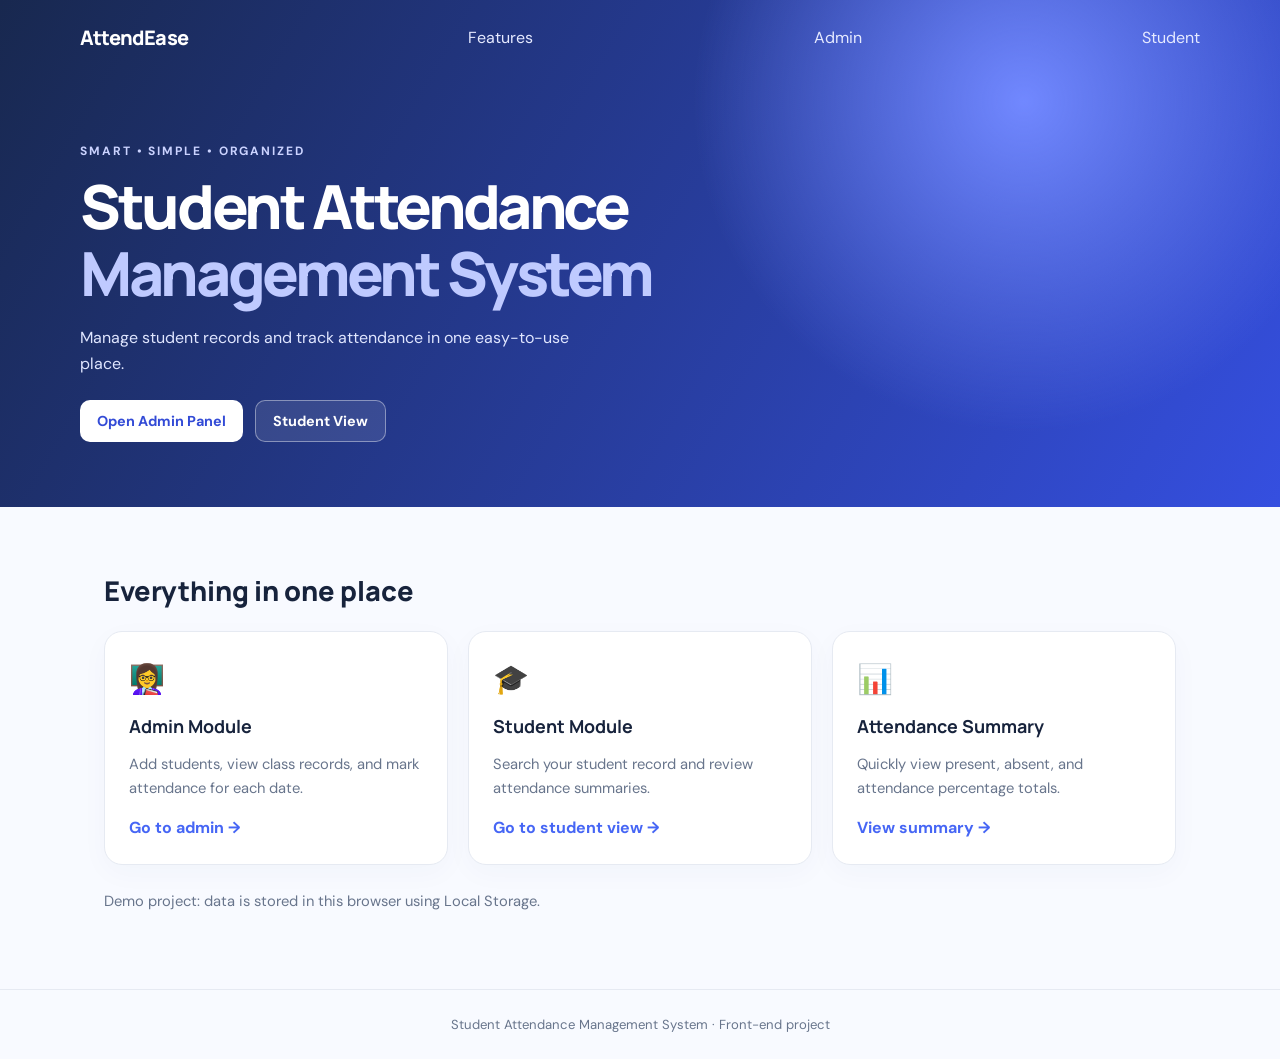
<file: index.html>
<!DOCTYPE html>
<html lang="en">
<head>
  <meta charset="UTF-8" />
  <meta name="viewport" content="width=device-width, initial-scale=1.0" />
  <title>Student Attendance Management System</title>
  <link rel="stylesheet" href="style.css" />
</head>
<body>
  <header class="hero">
    <nav><span class="brand">AttendEase</span><a href="#features">Features</a><a href="admin.html">Admin</a><a href="user.html">Student</a></nav>
    <section class="hero-content">
      <p class="eyebrow">SMART • SIMPLE • ORGANIZED</p>
      <h1>Student Attendance<br><span>Management System</span></h1>
      <p>Manage student records and track attendance in one easy-to-use place.</p>
      <div class="actions"><a class="btn primary" href="admin.html">Open Admin Panel</a><a class="btn secondary" href="user.html">Student View</a></div>
    </section>
  </header>
  <main class="container" id="features">
    <h2>Everything in one place</h2>
    <div class="cards">
      <article class="card"><div class="icon">👩‍🏫</div><h3>Admin Module</h3><p>Add students, view class records, and mark attendance for each date.</p><a href="admin.html">Go to admin →</a></article>
      <article class="card"><div class="icon">🎓</div><h3>Student Module</h3><p>Search your student record and review attendance summaries.</p><a href="user.html">Go to student view →</a></article>
      <article class="card"><div class="icon">📊</div><h3>Attendance Summary</h3><p>Quickly view present, absent, and attendance percentage totals.</p><a href="admin.html">View summary →</a></article>
    </div>
    <p class="note">Demo project: data is stored in this browser using Local Storage.</p>
  </main>
  <footer>Student Attendance Management System · Front-end project</footer>
</body>
</html>
</file>
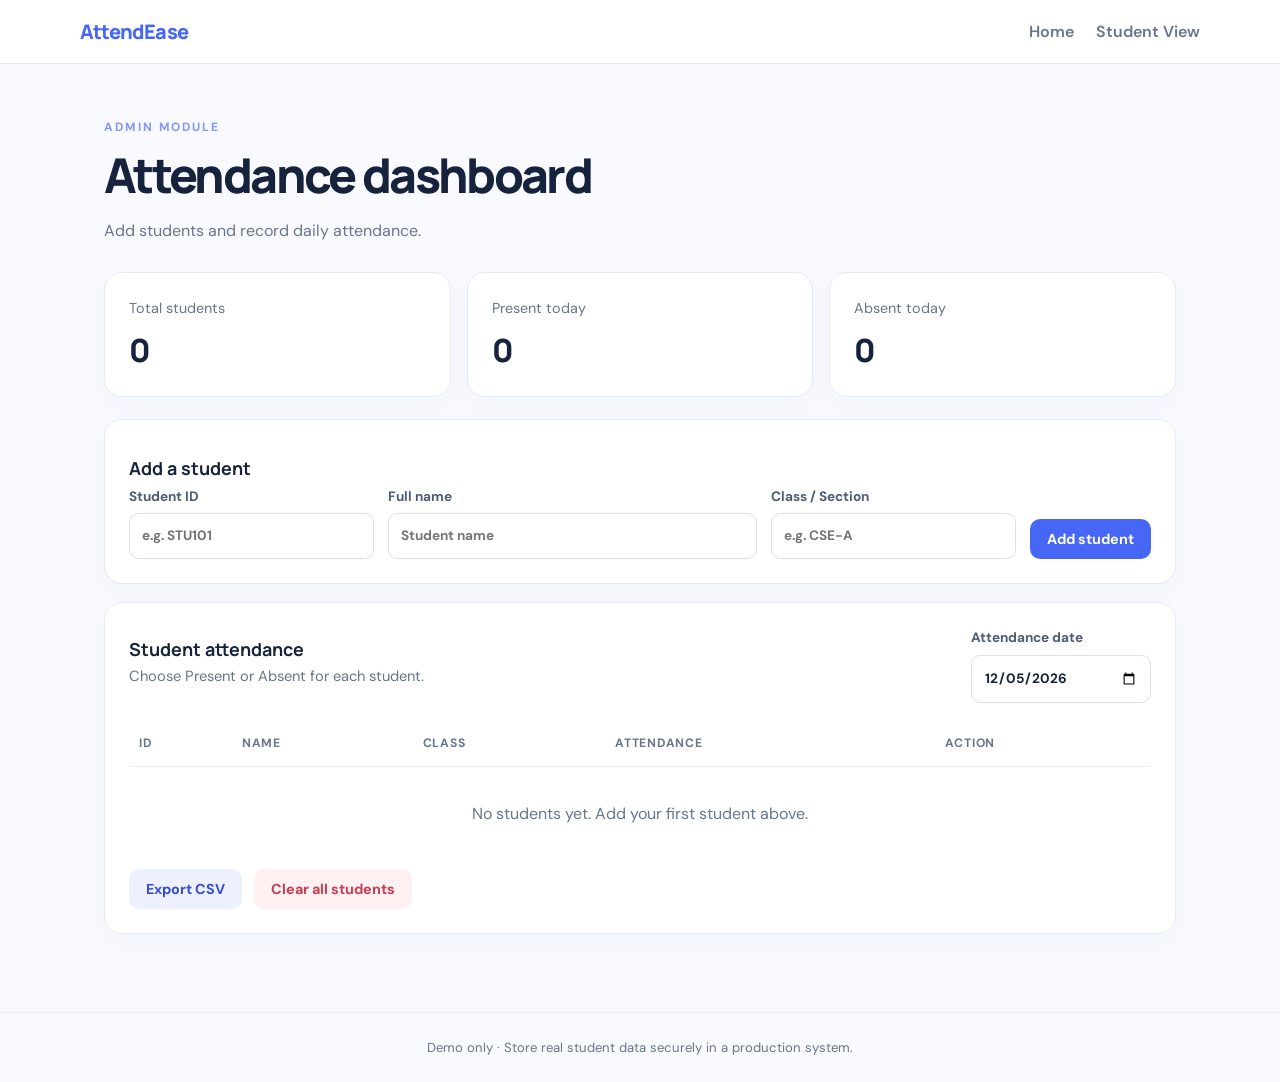
<file: admin.html>
<!DOCTYPE html>
<html lang="en">
<head><meta charset="UTF-8"><meta name="viewport" content="width=device-width, initial-scale=1.0"><title>Admin | AttendEase</title><link rel="stylesheet" href="style.css"></head>
<body>
  <header class="topbar"><a class="brand" href="index.html">AttendEase</a><nav><a href="index.html">Home</a><a href="user.html">Student View</a></nav></header>
  <main class="container">
    <div class="page-heading"><p class="eyebrow">ADMIN MODULE</p><h1>Attendance dashboard</h1><p>Add students and record daily attendance.</p></div>
    <section class="stats"><div class="stat"><span>Total students</span><strong id="totalCount">0</strong></div><div class="stat"><span>Present today</span><strong id="presentCount">0</strong></div><div class="stat"><span>Absent today</span><strong id="absentCount">0</strong></div></section>
    <section class="panel"><h2>Add a student</h2><form id="studentForm" class="form-grid"><label>Student ID<input id="studentId" required placeholder="e.g. STU101"></label><label>Full name<input id="studentName" required placeholder="Student name"></label><label>Class / Section<input id="studentClass" required placeholder="e.g. CSE-A"></label><button class="btn primary" type="submit">Add student</button></form></section>
    <section class="panel"><div class="section-title"><div><h2>Student attendance</h2><p class="muted">Choose Present or Absent for each student.</p></div><label class="date-label">Attendance date<input id="attendanceDate" type="date"></label></div><div class="table-wrap"><table><thead><tr><th>ID</th><th>Name</th><th>Class</th><th>Attendance</th><th>Action</th></tr></thead><tbody id="studentRows"></tbody></table></div><p id="emptyMessage" class="empty">No students yet. Add your first student above.</p><div class="actions"><button class="btn secondary" id="exportBtn" type="button">Export CSV</button><button class="btn danger" id="clearBtn" type="button">Clear all students</button></div></section>
  </main>
  <footer>Demo only · Store real student data securely in a production system.</footer>
  <script src="script.js"></script>
</body>
</html>
</file>
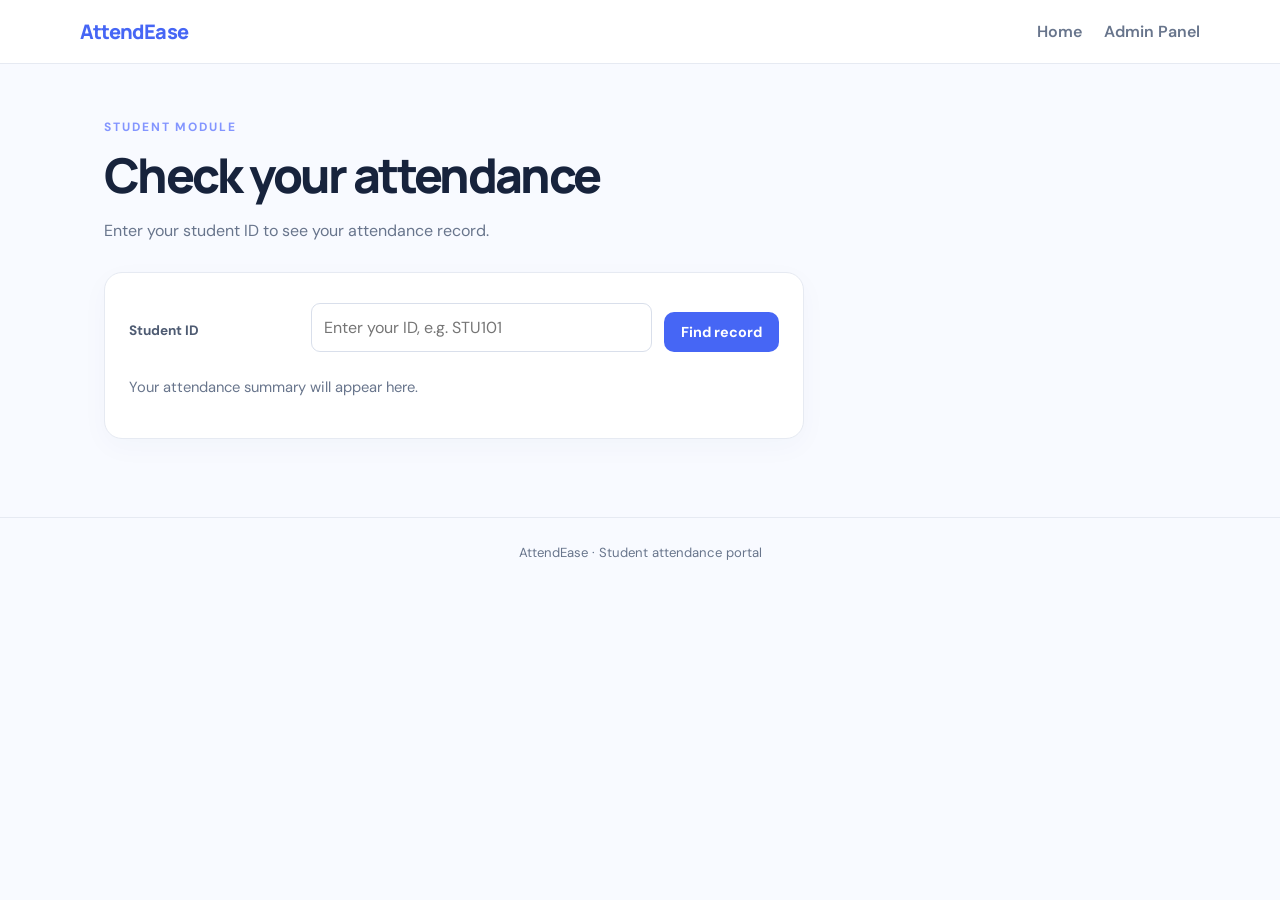
<file: user.html>
<!DOCTYPE html>
<html lang="en">
<head><meta charset="UTF-8"><meta name="viewport" content="width=device-width, initial-scale=1.0"><title>Student View | AttendEase</title><link rel="stylesheet" href="style.css"></head>
<body>
  <header class="topbar"><a class="brand" href="index.html">AttendEase</a><nav><a href="index.html">Home</a><a href="admin.html">Admin Panel</a></nav></header>
  <main class="container user-page">
    <div class="page-heading"><p class="eyebrow">STUDENT MODULE</p><h1>Check your attendance</h1><p>Enter your student ID to see your attendance record.</p></div>
    <section class="panel lookup-panel"><form id="lookupForm" class="lookup-form"><label for="lookupId">Student ID</label><input id="lookupId" required placeholder="Enter your ID, e.g. STU101"><button class="btn primary" type="submit">Find record</button></form><div id="studentResult" class="result" aria-live="polite"><p class="muted">Your attendance summary will appear here.</p></div></section>
  </main>
  <footer>AttendEase · Student attendance portal</footer>
  <script src="script.js"></script>
</body>
</html>
</file>
<file: style.css>
@import url('https://fonts.googleapis.com/css2?family=DM+Sans:wght@400;500;600;700&family=Manrope:wght@400;600;700;800&display=swap');
:root{--ink:#17233c;--muted:#68758c;--blue:#4666f5;--blue-dark:#314be0;--pale:#f3f6ff;--line:#e6eaf2;--white:#fff;--green:#14845e;--red:#c43d52}*{box-sizing:border-box}body{margin:0;background:#f8faff;color:var(--ink);font-family:'DM Sans',sans-serif;line-height:1.6}a{color:var(--blue);text-decoration:none}a:hover{text-decoration:underline}.hero{min-height:460px;color:white;background:radial-gradient(circle at 80% 20%,#7188ff 0,transparent 30%),linear-gradient(120deg,#18284f,#354fe0);padding:0 max(6%,calc((100% - 1120px)/2)) 65px}.hero nav,.topbar{display:flex;align-items:center;justify-content:space-between;gap:24px;padding:24px 0}.hero nav a{color:#e6eaff}.brand{font:800 1.25rem 'Manrope',sans-serif;letter-spacing:-.04em}.hero-content{padding:55px 0 0;max-width:680px}.eyebrow{font-size:.75rem;font-weight:700;letter-spacing:.16em;color:#8395ff}.hero .eyebrow{color:#cbd3ff}.hero h1,.page-heading h1{font:800 clamp(2.2rem,5vw,3.8rem)/1.1 'Manrope',sans-serif;letter-spacing:-.055em;margin:12px 0 18px}.hero h1 span{color:#bfcaff}.hero-content>p:not(.eyebrow){color:#e0e6ff;max-width:510px}.actions{display:flex;gap:12px;flex-wrap:wrap;margin-top:24px}.btn{display:inline-flex;align-items:center;justify-content:center;border:0;border-radius:10px;padding:11px 17px;font:700 .9rem 'DM Sans',sans-serif;cursor:pointer;text-decoration:none}.btn:hover{filter:brightness(.97);text-decoration:none}.primary{background:var(--blue);color:white}.hero .primary{background:white;color:#334bd6}.secondary{background:#edf1ff;color:#354cce}.hero .secondary{background:#ffffff1a;color:white;border:1px solid #ffffff66}.danger{background:#fff0f2;color:var(--red)}.container{max-width:1120px;margin:0 auto;padding:42px 24px 60px}.container>h2{font:800 1.7rem 'Manrope',sans-serif}.cards{display:grid;grid-template-columns:repeat(3,1fr);gap:20px;margin-top:22px}.card,.panel,.stat{background:white;border:1px solid var(--line);border-radius:18px;padding:24px;box-shadow:0 8px 28px #263d7008}.icon{font-size:1.8rem}.card h3,.panel h2{font:700 1.12rem 'Manrope',sans-serif;margin:12px 0 6px}.card p,.muted,.note{color:var(--muted);font-size:.92rem}.card a{font-weight:700}.note{margin-top:25px}.topbar{padding:18px max(6%,calc((100% - 1120px)/2));background:white;border-bottom:1px solid var(--line)}.topbar nav{display:flex;gap:22px}.topbar nav a{color:var(--muted);font-weight:600}.page-heading{margin:12px 0 28px}.page-heading h1{font-size:clamp(2rem,4vw,3rem);margin:8px 0}.page-heading>p:last-child{color:var(--muted)}.stats{display:grid;grid-template-columns:repeat(3,1fr);gap:16px;margin-bottom:22px}.stat span{display:block;color:var(--muted);font-size:.9rem}.stat strong{font:800 2rem 'Manrope',sans-serif;display:block;margin-top:8px}.panel{margin:18px 0}.form-grid{display:grid;grid-template-columns:1fr 1.5fr 1fr auto;align-items:end;gap:14px}label{display:block;font-size:.85rem;font-weight:700;color:#4e5b72}input,select{width:100%;display:block;margin-top:6px;padding:11px 12px;border:1px solid #d9dfeb;border-radius:9px;background:white;color:var(--ink);font:inherit;min-width:0}input:focus,select:focus{outline:2px solid #cbd4ff;border-color:var(--blue)}.section-title{display:flex;align-items:center;justify-content:space-between;gap:20px;margin-bottom:18px}.section-title h2{margin:0}.section-title p{margin:4px 0}.date-label{min-width:180px}.table-wrap{overflow-x:auto}table{width:100%;border-collapse:collapse;font-size:.9rem}th,td{text-align:left;padding:13px 10px;border-bottom:1px solid var(--line);white-space:nowrap}th{color:var(--muted);font-size:.76rem;text-transform:uppercase;letter-spacing:.06em}td select{min-width:125px;margin:0;padding:8px}.empty{padding:18px;text-align:center;color:var(--muted)}.lookup-panel{max-width:700px}.lookup-form{display:grid;grid-template-columns:1fr 2fr auto;align-items:end;gap:12px}.lookup-form label{padding-bottom:10px}.result{margin-top:24px}.result-card{background:var(--pale);padding:20px;border-radius:12px}.result-card h2{margin:0 0 6px}.result-grid{display:grid;grid-template-columns:repeat(3,1fr);gap:12px;margin-top:16px}.result-grid div{background:white;padding:12px;border-radius:9px}.result-grid span{display:block;color:var(--muted);font-size:.8rem}.result-grid strong{font-size:1.2rem}footer{text-align:center;padding:24px;color:var(--muted);border-top:1px solid var(--line);font-size:.82rem}@media(max-width:760px){.cards,.stats{grid-template-columns:1fr}.form-grid{grid-template-columns:1fr 1fr}.form-grid button{grid-column:1/-1}.hero nav{flex-wrap:wrap}.topbar{padding:18px 24px}.lookup-form{grid-template-columns:1fr}.lookup-form label{padding:0}.section-title{align-items:flex-start;flex-direction:column}.result-grid{grid-template-columns:1fr 1fr}}@media(max-width:460px){.form-grid{grid-template-columns:1fr}.form-grid button{grid-column:auto}.topbar nav{gap:12px}.hero{padding-left:24px;padding-right:24px}.hero-content{padding-top:35px}}
</file>
